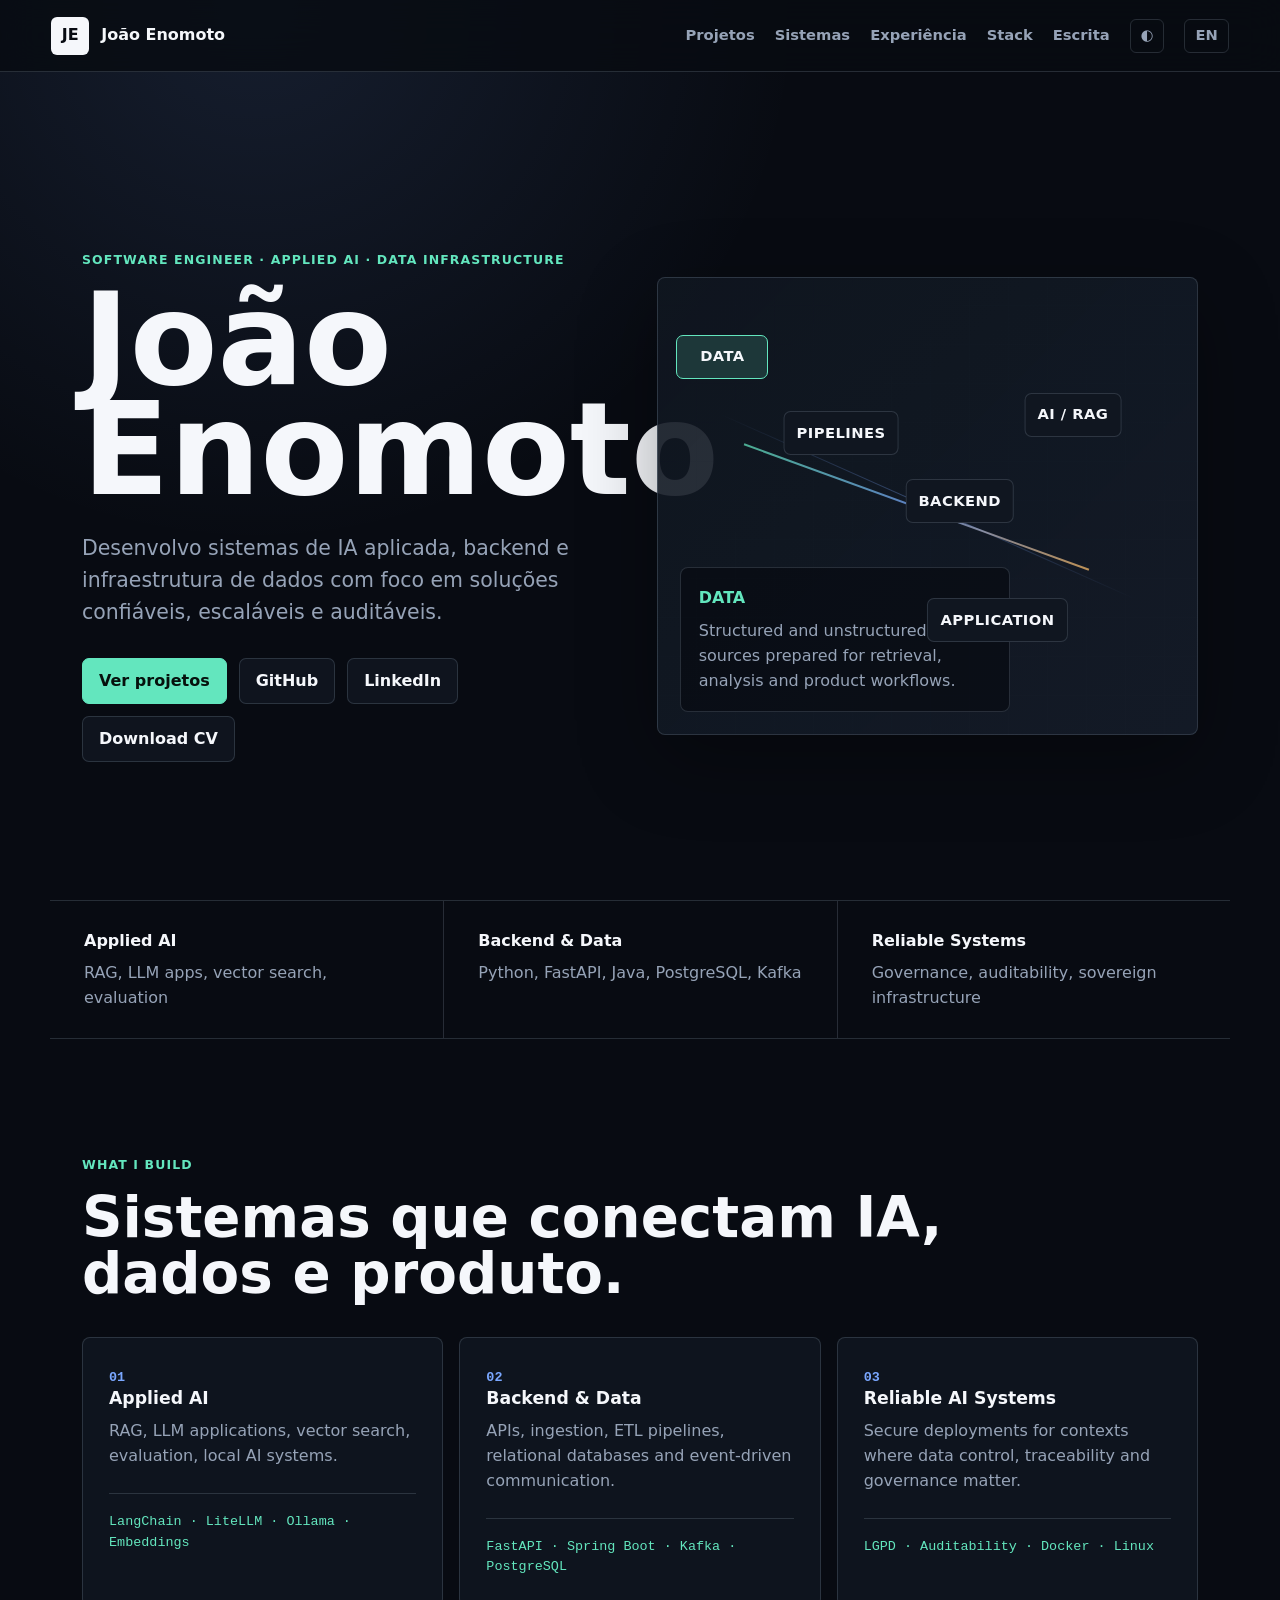
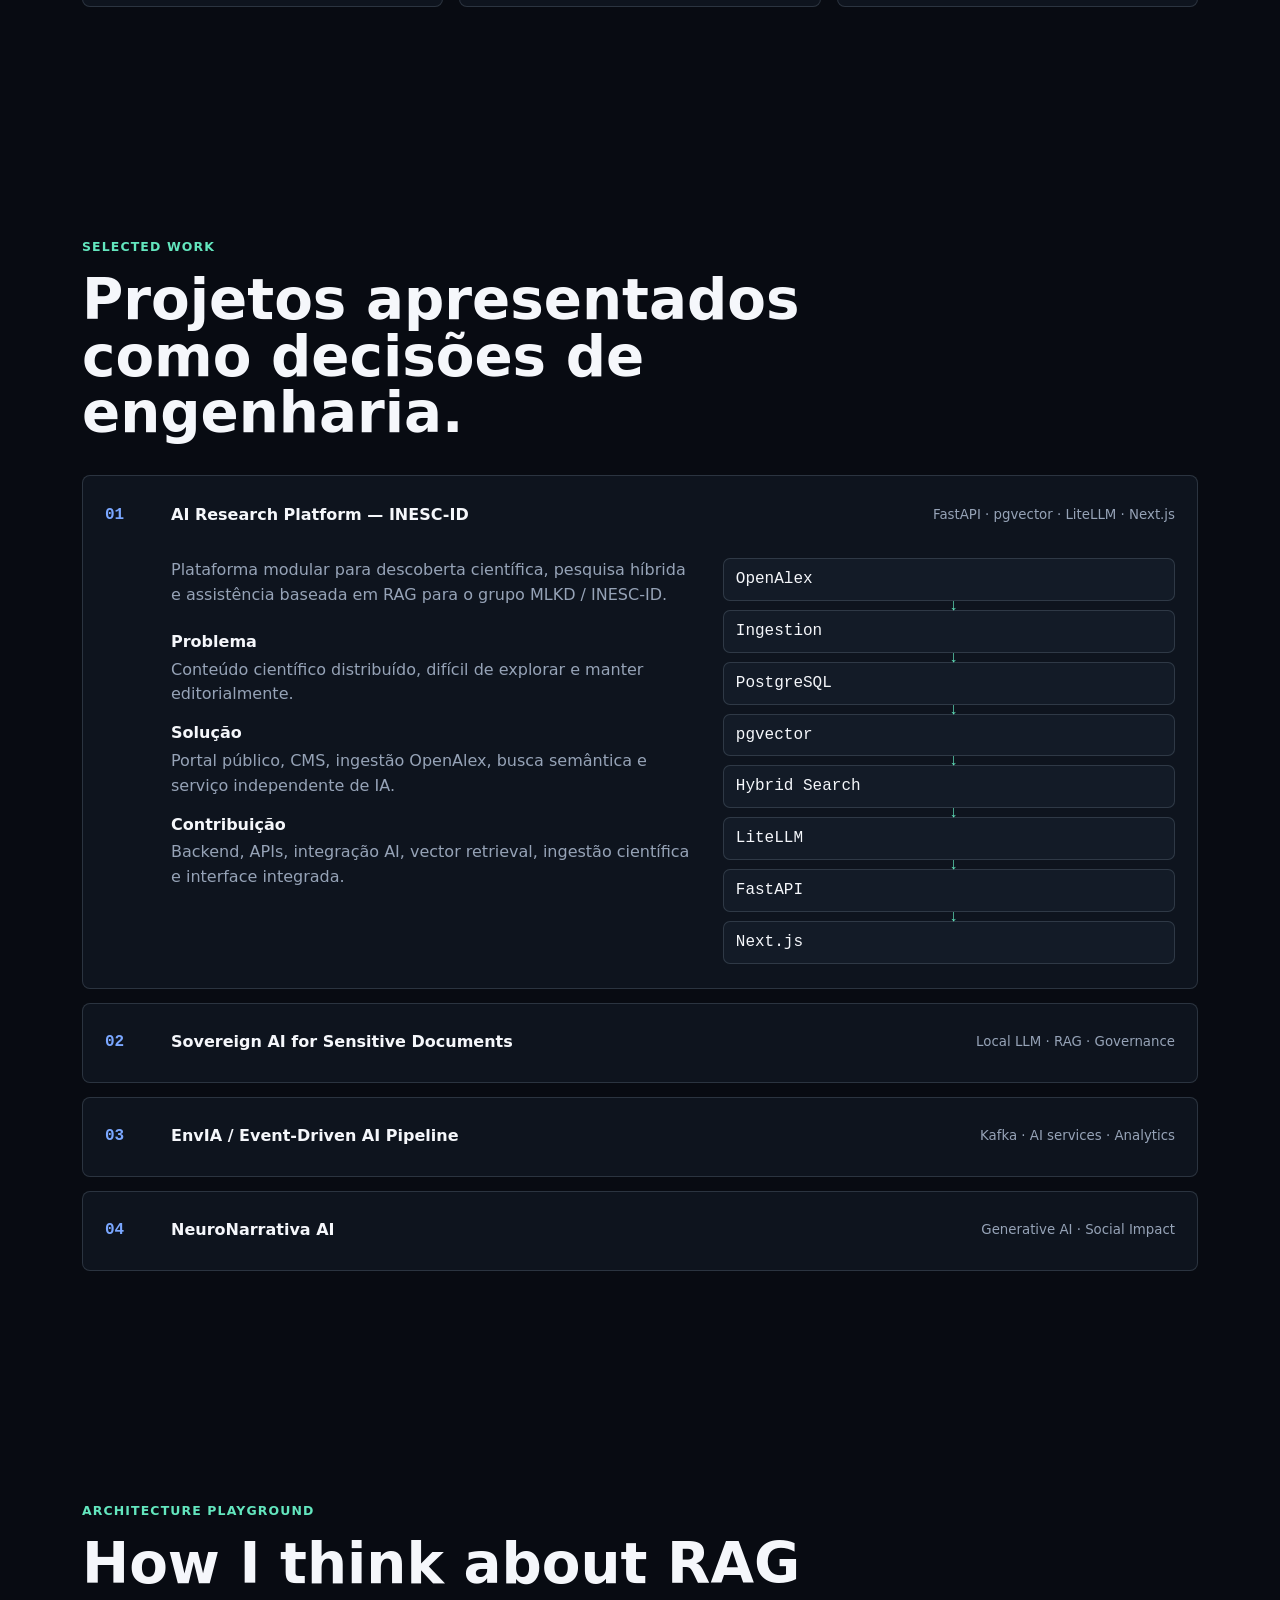
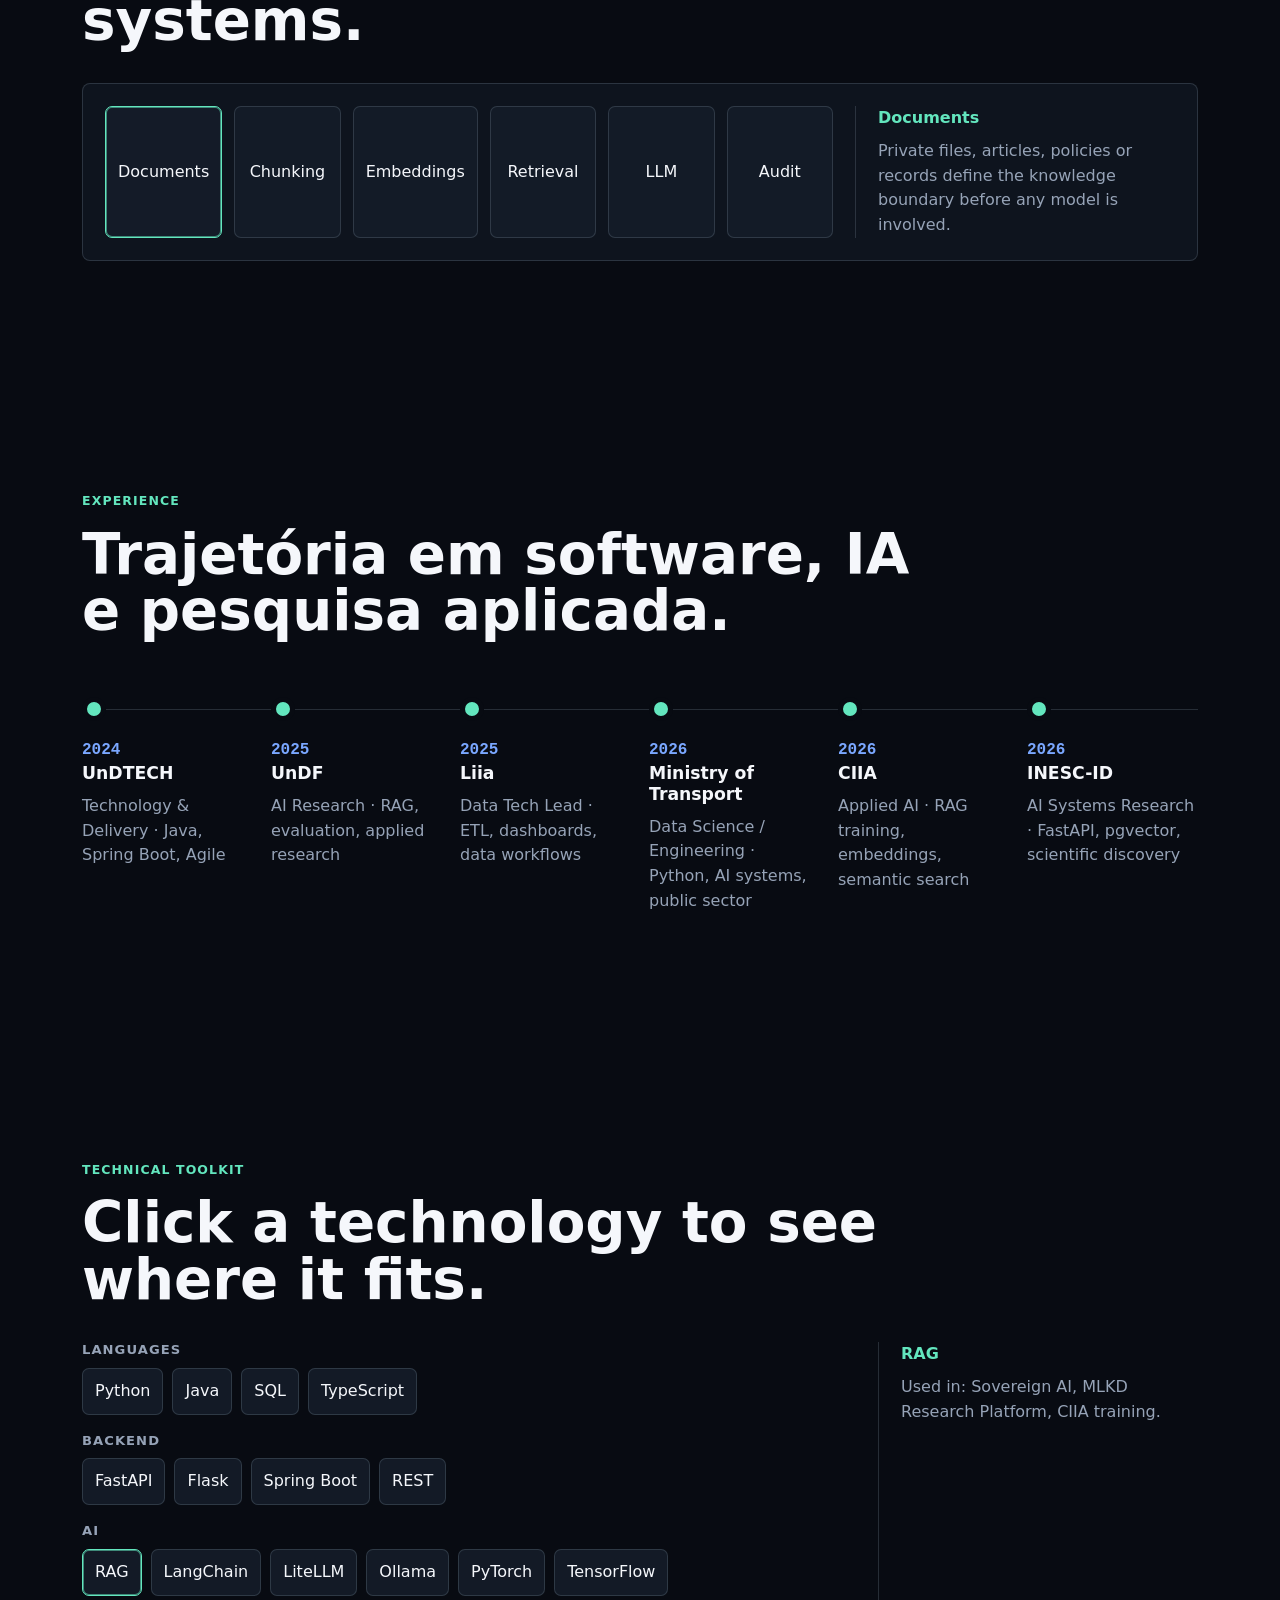
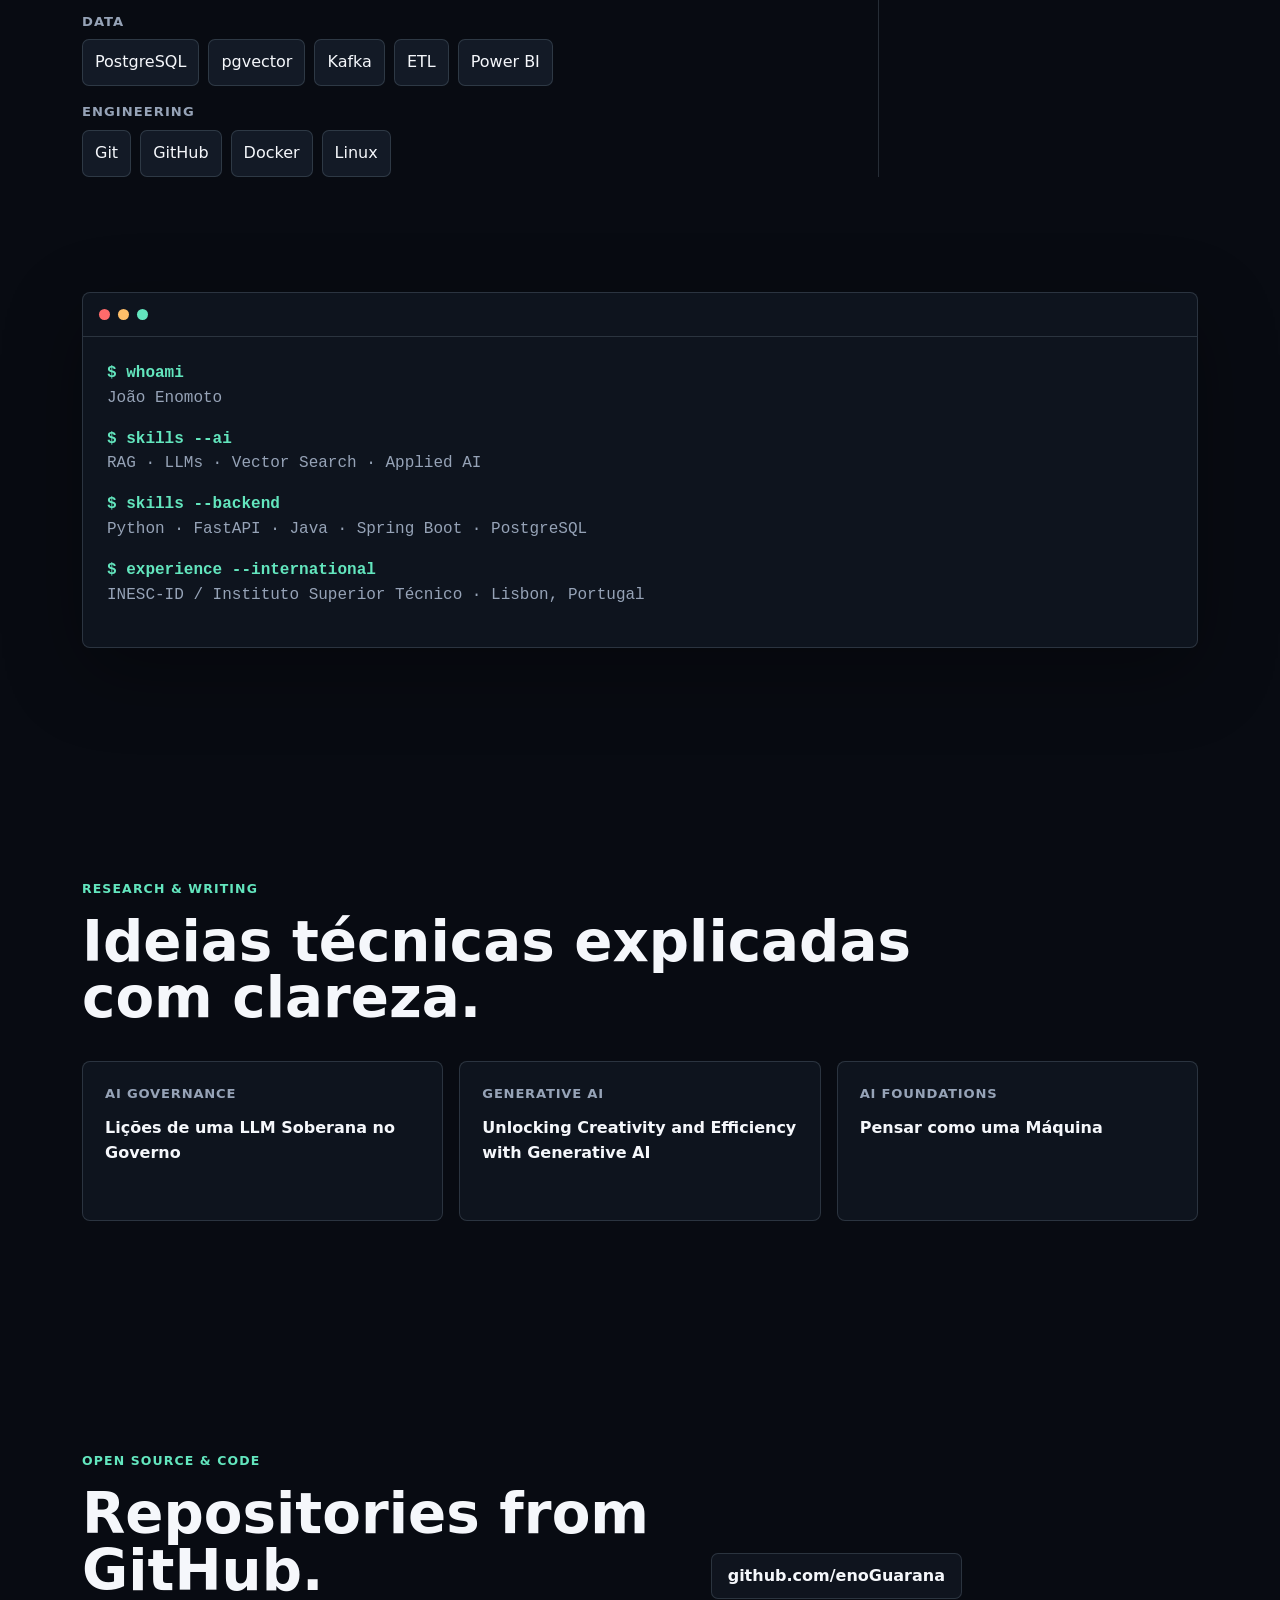
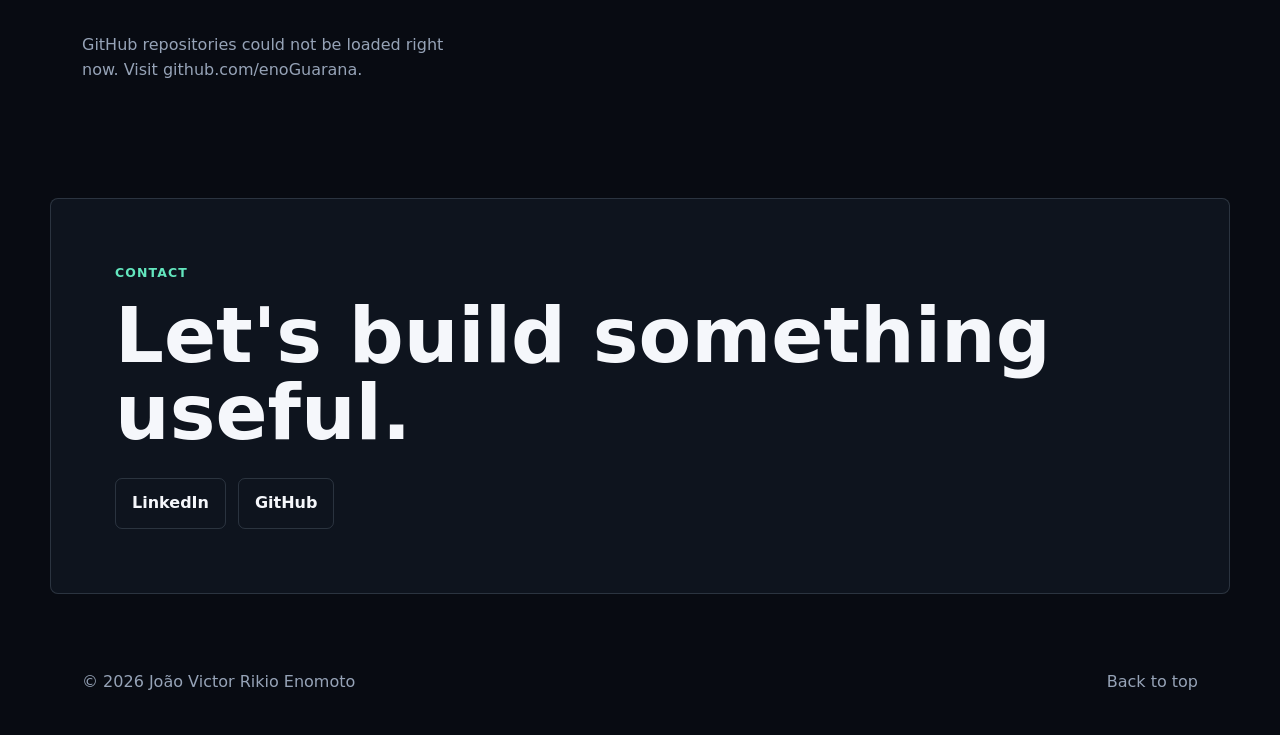
<file: index.html>
<!doctype html>
<html lang="pt-BR" data-theme="dark">
  <head>
    <meta charset="utf-8" />
    <meta name="viewport" content="width=device-width, initial-scale=1" />
    <meta name="description" content="João Enomoto - Software Engineer focused on Applied AI, backend systems, data infrastructure and reliable AI products." />
    <meta name="theme-color" content="#080b12" />
    <meta property="og:title" content="João Enomoto | Applied AI & Data Infrastructure" />
    <meta property="og:description" content="Portfolio of a software engineer building real AI, backend and data systems." />
    <meta property="og:type" content="website" />
    <title>João Enomoto | Applied AI & Data Infrastructure</title>
    <link rel="icon" href="assets/favicon.svg" type="image/svg+xml" />
    <link rel="stylesheet" href="styles.css" />
  </head>
  <body>
    <header class="site-header">
      <a class="brand" href="#top" aria-label="Home"><span class="brand-mark">JE</span><span>João Enomoto</span></a>
      <button class="nav-toggle" type="button" aria-label="Open menu" aria-expanded="false" data-nav-toggle><span></span><span></span></button>
      <nav class="site-nav" data-nav>
        <a href="#work" data-i18n="navWork">Projetos</a>
        <a href="#systems" data-i18n="navSystems">Sistemas</a>
        <a href="#experience" data-i18n="navExperience">Experiência</a>
        <a href="#stack" data-i18n="navStack">Stack</a>
        <a href="#writing" data-i18n="navWriting">Escrita</a>
        <button class="icon-button" type="button" aria-label="Toggle theme" data-theme-toggle>◐</button>
        <button class="lang-toggle" type="button" data-lang-toggle>EN</button>
      </nav>
    </header>

    <main id="top">
      <section class="hero">
        <div class="hero-copy">
          <p class="eyebrow" data-i18n="heroKicker">Software Engineer · Applied AI · Data Infrastructure</p>
          <h1>João Enomoto</h1>
          <p class="lead" data-i18n="heroLead">Desenvolvo sistemas de IA aplicada, backend e infraestrutura de dados com foco em soluções confiáveis, escaláveis e auditáveis.</p>
          <div class="hero-actions" aria-label="Primary links">
            <a class="button primary" href="#work" data-i18n="heroProjects">Ver projetos</a>
            <a class="button" href="https://github.com/enoGuarana" target="_blank" rel="noreferrer">GitHub</a>
            <a class="button" href="https://www.linkedin.com/in/joaoenomoto/" target="_blank" rel="noreferrer">LinkedIn</a>
            <a class="button" href="cv.html" data-i18n="heroCv">Download CV</a>
          </div>
        </div>

        <div class="system-hero" data-system-hero aria-label="Interactive software architecture diagram">
          <div class="flow-line"></div>
          <button class="system-node active" type="button" style="--x: 12%; --y: 18%" data-node="DATA">DATA</button>
          <button class="system-node" type="button" style="--x: 34%; --y: 34%" data-node="PIPELINES">PIPELINES</button>
          <button class="system-node" type="button" style="--x: 56%; --y: 49%" data-node="BACKEND">BACKEND</button>
          <button class="system-node" type="button" style="--x: 77%; --y: 30%" data-node="AI / RAG">AI / RAG</button>
          <button class="system-node" type="button" style="--x: 63%; --y: 75%" data-node="APPLICATION">APPLICATION</button>
          <div class="node-readout">
            <span data-node-title>DATA</span>
            <p data-node-copy>Structured and unstructured sources prepared for retrieval, analysis and product workflows.</p>
          </div>
        </div>
      </section>

      <section class="proof-strip" aria-label="Professional focus">
        <div><strong>Applied AI</strong><span>RAG, LLM apps, vector search, evaluation</span></div>
        <div><strong>Backend & Data</strong><span>Python, FastAPI, Java, PostgreSQL, Kafka</span></div>
        <div><strong>Reliable Systems</strong><span>Governance, auditability, sovereign infrastructure</span></div>
      </section>

      <section class="section build" id="systems">
        <div class="section-heading">
          <p class="eyebrow" data-i18n="buildKicker">What I Build</p>
          <h2 data-i18n="buildTitle">Sistemas que conectam IA, dados e produto.</h2>
        </div>
        <div class="build-grid">
          <article><span>01</span><h3>Applied AI</h3><p>RAG, LLM applications, vector search, evaluation, local AI systems.</p><div class="mini-tags">LangChain · LiteLLM · Ollama · Embeddings</div></article>
          <article><span>02</span><h3>Backend & Data</h3><p>APIs, ingestion, ETL pipelines, relational databases and event-driven communication.</p><div class="mini-tags">FastAPI · Spring Boot · Kafka · PostgreSQL</div></article>
          <article><span>03</span><h3>Reliable AI Systems</h3><p>Secure deployments for contexts where data control, traceability and governance matter.</p><div class="mini-tags">LGPD · Auditability · Docker · Linux</div></article>
        </div>
      </section>

      <section class="section" id="work">
        <div class="section-heading row"><div><p class="eyebrow" data-i18n="workKicker">Selected Work</p><h2 data-i18n="workTitle">Projetos apresentados como decisões de engenharia.</h2></div></div>
        <div class="case-list">
          <article class="case-card is-open">
            <button class="case-summary" type="button" data-case-toggle><span>01</span><strong>AI Research Platform — INESC-ID</strong><small>FastAPI · pgvector · LiteLLM · Next.js</small></button>
            <div class="case-body">
              <div class="case-copy">
                <p>Plataforma modular para descoberta científica, pesquisa híbrida e assistência baseada em RAG para o grupo MLKD / INESC-ID.</p>
                <dl><div><dt>Problema</dt><dd>Conteúdo científico distribuído, difícil de explorar e manter editorialmente.</dd></div><div><dt>Solução</dt><dd>Portal público, CMS, ingestão OpenAlex, busca semântica e serviço independente de IA.</dd></div><div><dt>Contribuição</dt><dd>Backend, APIs, integração AI, vector retrieval, ingestão científica e interface integrada.</dd></div></dl>
              </div>
              <div class="architecture"><span>OpenAlex</span><span>Ingestion</span><span>PostgreSQL</span><span>pgvector</span><span>Hybrid Search</span><span>LiteLLM</span><span>FastAPI</span><span>Next.js</span></div>
            </div>
          </article>
          <article class="case-card">
            <button class="case-summary" type="button" data-case-toggle><span>02</span><strong>Sovereign AI for Sensitive Documents</strong><small>Local LLM · RAG · Governance</small></button>
            <div class="case-body">
              <div class="case-copy">
                <p>Sistema de IA para documentos sensíveis com dependência reduzida de APIs externas e maior controle de dados.</p>
                <dl><div><dt>Problema</dt><dd>Aplicar LLMs em ambientes institucionais sem expor dados internos.</dd></div><div><dt>Solução</dt><dd>Embeddings locais, banco vetorial, recuperação auditável e inferência controlada.</dd></div><div><dt>Diferencial</dt><dd>No external API dependency, governança e rastreabilidade como requisitos de arquitetura.</dd></div></dl>
              </div>
              <div class="comparison"><div><b>Cloud AI</b><span>External inference</span><span>External processing</span><span>Lower control</span></div><div><b>Sovereign AI</b><span>Local inference</span><span>Controlled environment</span><span>Higher auditability</span></div></div>
            </div>
          </article>
          <article class="case-card">
            <button class="case-summary" type="button" data-case-toggle><span>03</span><strong>EnvIA / Event-Driven AI Pipeline</strong><small>Kafka · AI services · Analytics</small></button>
            <div class="case-body">
              <div class="case-copy">
                <p>Arquitetura orientada a eventos para comunicação escalável entre sistemas institucionais, analytics e serviços de IA.</p>
                <dl><div><dt>Problema</dt><dd>Fluxos síncronos acoplados reduzem escala, observabilidade e evolução independente.</dd></div><div><dt>Solução</dt><dd>Eventos publicados em tópicos Kafka e consumidos por módulos de IA, API e análise.</dd></div><div><dt>Impacto</dt><dd>Serviços desacoplados, processamento assíncrono e melhor base para automação.</dd></div></dl>
              </div>
              <div class="event-flow" aria-hidden="true"><span>Producer</span><i></i><span>Kafka Topic</span><i></i><span>AI</span><span>Analytics</span><span>API</span></div>
            </div>
          </article>
          <article class="case-card">
            <button class="case-summary" type="button" data-case-toggle><span>04</span><strong>NeuroNarrativa AI</strong><small>Generative AI · Social Impact</small></button>
            <div class="case-body">
              <div class="case-copy">
                <p>Solução de IA generativa para transformar desenhos infantis em animações 3D-style, aproximando engenharia e impacto social.</p>
                <dl><div><dt>Usuário</dt><dd>Crianças, educadores e iniciativas de inclusão digital.</dd></div><div><dt>Solução</dt><dd>Pipeline criativo com IA generativa, suporte técnico e ferramentas internas.</dd></div><div><dt>Impacto</dt><dd>Uso de software para criatividade, aprendizado e acesso a tecnologia.</dd></div></dl>
              </div>
              <div class="impact-panel"><strong>AI for Social Impact</strong><p>Engineering knowledge applied to human-centered digital experiences.</p></div>
            </div>
          </article>
        </div>
      </section>

      <section class="section playground">
        <div class="section-heading"><p class="eyebrow">Architecture Playground</p><h2>How I think about RAG systems.</h2></div>
        <div class="playground-shell">
          <div class="rag-builder" data-rag-builder>
            <button class="rag-step active" type="button" data-rag="documents">Documents</button>
            <button class="rag-step" type="button" data-rag="chunking">Chunking</button>
            <button class="rag-step" type="button" data-rag="embeddings">Embeddings</button>
            <button class="rag-step" type="button" data-rag="retrieval">Retrieval</button>
            <button class="rag-step" type="button" data-rag="llm">LLM</button>
            <button class="rag-step" type="button" data-rag="audit">Audit</button>
          </div>
          <aside class="rag-readout"><span data-rag-title>Documents</span><p data-rag-copy>Private files, articles, policies or records define the knowledge boundary before any model is involved.</p></aside>
        </div>
      </section>

      <section class="section experience" id="experience">
        <div class="section-heading"><p class="eyebrow" data-i18n="expKicker">Experience</p><h2 data-i18n="expTitle">Trajetória em software, IA e pesquisa aplicada.</h2></div>
        <div class="timeline">
          <article><time>2024</time><h3>UnDTECH</h3><p>Technology & Delivery · Java, Spring Boot, Agile</p></article>
          <article><time>2025</time><h3>UnDF</h3><p>AI Research · RAG, evaluation, applied research</p></article>
          <article><time>2025</time><h3>Liia</h3><p>Data Tech Lead · ETL, dashboards, data workflows</p></article>
          <article><time>2026</time><h3>Ministry of Transport</h3><p>Data Science / Engineering · Python, AI systems, public sector</p></article>
          <article><time>2026</time><h3>CIIA</h3><p>Applied AI · RAG training, embeddings, semantic search</p></article>
          <article><time>2026</time><h3>INESC-ID</h3><p>AI Systems Research · FastAPI, pgvector, scientific discovery</p></article>
        </div>
      </section>

      <section class="section stack" id="stack">
        <div class="section-heading"><p class="eyebrow">Technical Toolkit</p><h2>Click a technology to see where it fits.</h2></div>
        <div class="toolkit"><div class="tech-groups" data-tech-list></div><aside class="tech-readout"><span data-tech-title>RAG</span><p data-tech-copy>Used in: Sovereign AI, MLKD Research Platform, CIIA training.</p></aside></div>
      </section>

      <section class="section terminal-section">
        <div class="terminal">
          <div class="terminal-bar"><span></span><span></span><span></span></div>
          <div class="terminal-body" aria-live="polite">
            <p><b>$ whoami</b><br />João Enomoto</p>
            <p><b>$ skills --ai</b><br />RAG · LLMs · Vector Search · Applied AI</p>
            <p><b>$ skills --backend</b><br />Python · FastAPI · Java · Spring Boot · PostgreSQL</p>
            <p><b>$ experience --international</b><br />INESC-ID / Instituto Superior Técnico · Lisbon, Portugal</p>
          </div>
        </div>
      </section>

      <section class="section writing" id="writing">
        <div class="section-heading"><p class="eyebrow">Research & Writing</p><h2>Ideias técnicas explicadas com clareza.</h2></div>
        <div class="writing-grid">
          <a href="https://pt.linkedin.com/pulse/li%C3%A7%C3%B5es-de-uma-llm-soberana-governo-jo%C3%A3o-victor-rikio-enomoto-suqkf" target="_blank" rel="noreferrer"><span>AI Governance</span><strong>Lições de uma LLM Soberana no Governo</strong></a>
          <a href="https://www.linkedin.com/pulse/unlocking-creativity-efficiency-generative-ai-deep-dive-enomoto-fb2rf" target="_blank" rel="noreferrer"><span>Generative AI</span><strong>Unlocking Creativity and Efficiency with Generative AI</strong></a>
          <a href="https://br.linkedin.com/in/joaoenomoto/pt" target="_blank" rel="noreferrer"><span>AI Foundations</span><strong>Pensar como uma Máquina</strong></a>
        </div>
      </section>

      <section class="section github" id="github">
        <div class="section-heading row"><div><p class="eyebrow">Open Source & Code</p><h2>Repositories from GitHub.</h2></div><a class="button" href="https://github.com/enoGuarana" target="_blank" rel="noreferrer">github.com/enoGuarana</a></div>
        <div class="repo-grid" data-repos><p class="muted">Loading public repositories...</p></div>
      </section>

      <section class="contact" id="contact">
        <p class="eyebrow">Contact</p>
        <h2>Let's build something useful.</h2>
        <div class="contact-links">
          <a href="https://www.linkedin.com/in/joaoenomoto/" target="_blank" rel="noreferrer">LinkedIn</a>
          <a href="https://github.com/enoGuarana" target="_blank" rel="noreferrer">GitHub</a>
        </div>
      </section>
    </main>

    <footer class="site-footer"><span>© <span data-year></span> João Victor Rikio Enomoto</span><a href="#top">Back to top</a></footer>
    <script src="script.js"></script>
  </body>
</html>
</file>
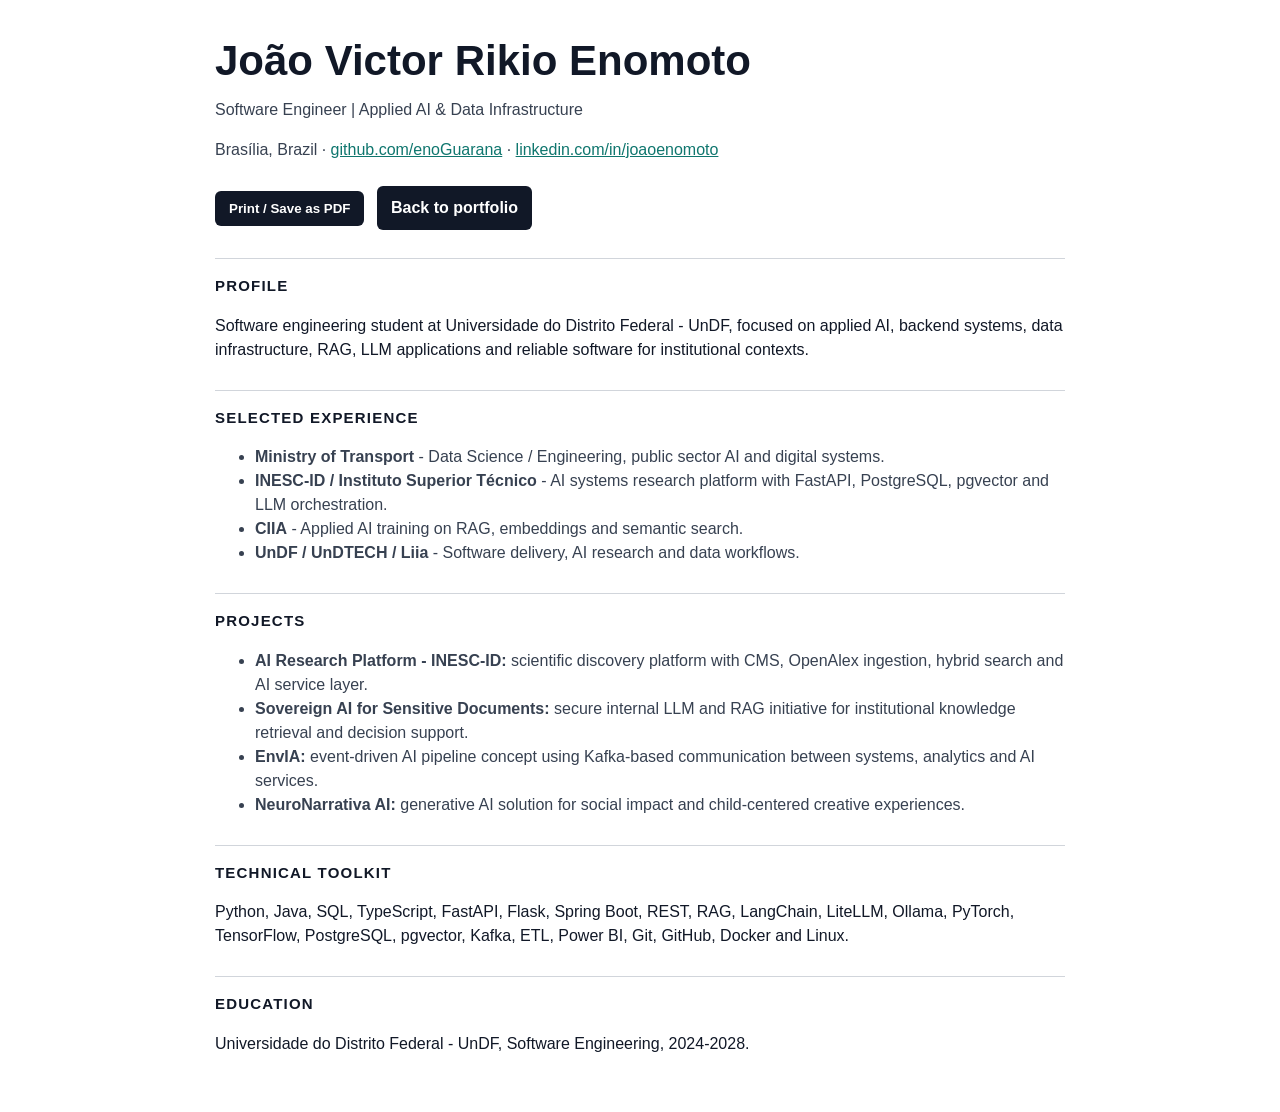
<file: cv.html>
<!doctype html>
<html lang="en">
  <head>
    <meta charset="utf-8" />
    <meta name="viewport" content="width=device-width, initial-scale=1" />
    <title>CV - João Enomoto</title>
    <style>
      body {
        color: #111827;
        font-family: Arial, sans-serif;
        line-height: 1.5;
        margin: 0;
        padding: 40px;
      }
      main {
        margin: 0 auto;
        max-width: 850px;
      }
      h1 {
        font-size: 42px;
        line-height: 1;
        margin: 0 0 8px;
      }
      h2 {
        border-top: 1px solid #d1d5db;
        font-size: 15px;
        letter-spacing: .08em;
        margin-top: 28px;
        padding-top: 16px;
        text-transform: uppercase;
      }
      a {
        color: #0f766e;
      }
      .meta, li {
        color: #374151;
      }
      .actions {
        margin: 24px 0;
      }
      button, .home {
        background: #111827;
        border: 0;
        border-radius: 6px;
        color: #fff;
        cursor: pointer;
        display: inline-block;
        font-weight: 700;
        margin-right: 8px;
        padding: 10px 14px;
        text-decoration: none;
      }
      @media print {
        body { padding: 0; }
        .actions { display: none; }
      }
    </style>
  </head>
  <body>
    <main>
      <h1>João Victor Rikio Enomoto</h1>
      <p class="meta">Software Engineer | Applied AI & Data Infrastructure</p>
      <p class="meta">Brasília, Brazil · <a href="https://github.com/enoGuarana">github.com/enoGuarana</a> · <a href="https://www.linkedin.com/in/joaoenomoto/">linkedin.com/in/joaoenomoto</a></p>
      <div class="actions">
        <button type="button" onclick="window.print()">Print / Save as PDF</button>
        <a class="home" href="index.html">Back to portfolio</a>
      </div>

      <h2>Profile</h2>
      <p>Software engineering student at Universidade do Distrito Federal - UnDF, focused on applied AI, backend systems, data infrastructure, RAG, LLM applications and reliable software for institutional contexts.</p>

      <h2>Selected Experience</h2>
      <ul>
        <li><strong>Ministry of Transport</strong> - Data Science / Engineering, public sector AI and digital systems.</li>
        <li><strong>INESC-ID / Instituto Superior Técnico</strong> - AI systems research platform with FastAPI, PostgreSQL, pgvector and LLM orchestration.</li>
        <li><strong>CIIA</strong> - Applied AI training on RAG, embeddings and semantic search.</li>
        <li><strong>UnDF / UnDTECH / Liia</strong> - Software delivery, AI research and data workflows.</li>
      </ul>

      <h2>Projects</h2>
      <ul>
        <li><strong>AI Research Platform - INESC-ID:</strong> scientific discovery platform with CMS, OpenAlex ingestion, hybrid search and AI service layer.</li>
        <li><strong>Sovereign AI for Sensitive Documents:</strong> secure internal LLM and RAG initiative for institutional knowledge retrieval and decision support.</li>
        <li><strong>EnvIA:</strong> event-driven AI pipeline concept using Kafka-based communication between systems, analytics and AI services.</li>
        <li><strong>NeuroNarrativa AI:</strong> generative AI solution for social impact and child-centered creative experiences.</li>
      </ul>

      <h2>Technical Toolkit</h2>
      <p>Python, Java, SQL, TypeScript, FastAPI, Flask, Spring Boot, REST, RAG, LangChain, LiteLLM, Ollama, PyTorch, TensorFlow, PostgreSQL, pgvector, Kafka, ETL, Power BI, Git, GitHub, Docker and Linux.</p>

      <h2>Education</h2>
      <p>Universidade do Distrito Federal - UnDF, Software Engineering, 2024-2028.</p>
    </main>
  </body>
</html>
</file>
<file: styles.css>
:root {
  color-scheme: dark;
  --bg: #080b12;
  --panel: #101620;
  --panel-2: #151d2a;
  --ink: #f5f7fb;
  --muted: #96a3b7;
  --line: rgba(148, 163, 184, 0.22);
  --accent: #63e6be;
  --accent-2: #7aa7ff;
  --warn: #ffbf69;
  --danger: #ff6b6b;
  --shadow: 0 24px 80px rgba(0, 0, 0, 0.32);
  --max: 1180px;
}

[data-theme="light"] {
  color-scheme: light;
  --bg: #f7f8fb;
  --panel: #ffffff;
  --panel-2: #eef2f7;
  --ink: #101522;
  --muted: #5d6677;
  --line: rgba(24, 34, 52, 0.14);
  --accent: #087f5b;
  --accent-2: #285fb8;
  --warn: #b7791f;
  --danger: #b4232a;
  --shadow: 0 24px 70px rgba(18, 28, 45, 0.12);
}

* {
  box-sizing: border-box;
}

html {
  scroll-behavior: smooth;
}

body {
  margin: 0;
  background:
    radial-gradient(circle at 20% 0%, rgba(122, 167, 255, 0.12), transparent 34rem),
    linear-gradient(180deg, var(--bg), var(--bg));
  color: var(--ink);
  font-family: Inter, ui-sans-serif, system-ui, -apple-system, BlinkMacSystemFont, "Segoe UI", sans-serif;
  line-height: 1.55;
}

a {
  color: inherit;
  text-decoration: none;
}

button {
  font: inherit;
}

.site-header {
  align-items: center;
  backdrop-filter: blur(18px);
  background: color-mix(in srgb, var(--bg) 82%, transparent);
  border-bottom: 1px solid var(--line);
  display: flex;
  height: 72px;
  justify-content: space-between;
  padding: 0 clamp(18px, 4vw, 54px);
  position: sticky;
  top: 0;
  z-index: 30;
}

.brand,
.site-nav {
  align-items: center;
  display: flex;
}

.brand {
  gap: 12px;
  font-weight: 760;
}

.brand-mark {
  align-items: center;
  background: var(--ink);
  border-radius: 6px;
  color: var(--bg);
  display: inline-flex;
  height: 38px;
  justify-content: center;
  width: 38px;
}

.site-nav {
  color: var(--muted);
  gap: 20px;
  font-size: 0.92rem;
  font-weight: 680;
}

.site-nav a:hover,
.site-nav button:hover {
  color: var(--ink);
}

.icon-button,
.lang-toggle,
.nav-toggle {
  background: transparent;
  border: 1px solid var(--line);
  color: var(--muted);
  cursor: pointer;
}

.icon-button,
.lang-toggle {
  border-radius: 6px;
  min-height: 34px;
  padding: 0 10px;
}

.nav-toggle {
  border: 0;
  display: none;
  height: 42px;
  padding: 9px;
  width: 42px;
}

.nav-toggle span {
  background: var(--ink);
  display: block;
  height: 2px;
  margin: 7px 0;
  width: 24px;
}

.hero {
  align-items: center;
  display: grid;
  gap: clamp(34px, 6vw, 78px);
  grid-template-columns: minmax(0, 0.92fr) minmax(420px, 1fr);
  margin: 0 auto;
  max-width: var(--max);
  min-height: calc(100vh - 72px);
  padding: clamp(54px, 8vw, 98px) clamp(18px, 4vw, 32px) 58px;
}

.eyebrow {
  color: var(--accent);
  font-size: 0.78rem;
  font-weight: 820;
  letter-spacing: 0.09em;
  margin: 0 0 16px;
  text-transform: uppercase;
}

h1,
h2,
h3,
p {
  margin-top: 0;
}

h1 {
  font-size: clamp(3.7rem, 10vw, 8.3rem);
  letter-spacing: 0;
  line-height: 0.86;
  margin-bottom: 28px;
}

h2 {
  font-size: clamp(2rem, 4.4vw, 4rem);
  letter-spacing: 0;
  line-height: 1;
  margin-bottom: 0;
}

h3 {
  font-size: 1.08rem;
  line-height: 1.2;
  margin-bottom: 10px;
}

.lead {
  color: var(--muted);
  font-size: clamp(1.08rem, 2vw, 1.28rem);
  max-width: 670px;
}

.hero-actions {
  display: flex;
  flex-wrap: wrap;
  gap: 12px;
  margin-top: 30px;
}

.button {
  align-items: center;
  background: color-mix(in srgb, var(--panel) 88%, transparent);
  border: 1px solid var(--line);
  border-radius: 7px;
  color: var(--ink);
  display: inline-flex;
  font-weight: 780;
  justify-content: center;
  min-height: 46px;
  padding: 0 16px;
}

.button:hover {
  border-color: color-mix(in srgb, var(--accent) 60%, var(--line));
}

.button.primary {
  background: var(--accent);
  border-color: var(--accent);
  color: #06110d;
}

.system-hero {
  aspect-ratio: 1.18;
  background:
    linear-gradient(135deg, color-mix(in srgb, var(--panel) 92%, transparent), color-mix(in srgb, var(--panel-2) 86%, transparent)),
    repeating-linear-gradient(90deg, transparent, transparent 38px, rgba(148, 163, 184, 0.06) 39px),
    repeating-linear-gradient(0deg, transparent, transparent 38px, rgba(148, 163, 184, 0.06) 39px);
  border: 1px solid var(--line);
  border-radius: 8px;
  box-shadow: var(--shadow);
  overflow: hidden;
  position: relative;
}

.system-hero::before {
  background: linear-gradient(90deg, transparent, color-mix(in srgb, var(--accent-2) 40%, transparent), transparent);
  content: "";
  height: 1px;
  left: 8%;
  opacity: 0.9;
  position: absolute;
  right: 8%;
  top: 50%;
  transform: rotate(24deg);
}

.flow-line {
  background: linear-gradient(90deg, var(--accent), var(--accent-2), var(--warn));
  height: 2px;
  left: 14%;
  opacity: 0.72;
  position: absolute;
  right: 18%;
  top: 50%;
  transform: rotate(20deg);
}

.system-node {
  background: var(--panel);
  border: 1px solid var(--line);
  border-radius: 7px;
  color: var(--ink);
  cursor: pointer;
  font-size: clamp(0.74rem, 1.5vw, 0.92rem);
  font-weight: 820;
  left: var(--x);
  letter-spacing: 0.03em;
  min-height: 44px;
  min-width: 92px;
  padding: 0 12px;
  position: absolute;
  top: var(--y);
  transform: translate(-50%, -50%);
  transition: transform 160ms ease, border-color 160ms ease, background 160ms ease;
  z-index: 2;
}

.system-node:hover,
.system-node.active {
  background: color-mix(in srgb, var(--accent) 16%, var(--panel));
  border-color: var(--accent);
  transform: translate(-50%, -50%) translateY(-3px);
}

.node-readout {
  background: color-mix(in srgb, var(--bg) 70%, transparent);
  border: 1px solid var(--line);
  border-radius: 8px;
  bottom: 22px;
  left: 22px;
  max-width: 330px;
  padding: 18px;
  position: absolute;
}

.node-readout span,
.rag-readout span,
.tech-readout span {
  color: var(--accent);
  display: block;
  font-weight: 850;
  margin-bottom: 8px;
}

.node-readout p,
.rag-readout p,
.tech-readout p,
.muted {
  color: var(--muted);
  margin-bottom: 0;
}

.proof-strip {
  border-bottom: 1px solid var(--line);
  border-top: 1px solid var(--line);
  display: grid;
  grid-template-columns: repeat(3, 1fr);
  margin: 0 auto;
  max-width: var(--max);
}

.proof-strip div {
  min-height: 120px;
  padding: 28px clamp(18px, 3vw, 34px);
}

.proof-strip div + div {
  border-left: 1px solid var(--line);
}

.proof-strip strong,
.proof-strip span {
  display: block;
}

.proof-strip span {
  color: var(--muted);
  margin-top: 7px;
}

.section {
  margin: 0 auto;
  max-width: var(--max);
  padding: clamp(72px, 9vw, 118px) clamp(18px, 4vw, 32px);
}

.section-heading {
  margin-bottom: 34px;
  max-width: 880px;
}

.section-heading.row {
  align-items: end;
  display: flex;
  gap: 20px;
  justify-content: space-between;
}

.build-grid {
  display: grid;
  gap: 16px;
  grid-template-columns: repeat(3, 1fr);
}

.build-grid article,
.case-card,
.playground-shell,
.terminal,
.writing-grid a,
.repo-card,
.contact {
  background: color-mix(in srgb, var(--panel) 92%, transparent);
  border: 1px solid var(--line);
  border-radius: 8px;
}

.build-grid article {
  min-height: 270px;
  padding: 26px;
  transition: transform 160ms ease, border-color 160ms ease;
}

.build-grid article:hover {
  border-color: color-mix(in srgb, var(--accent) 55%, var(--line));
  transform: translateY(-4px);
}

.build-grid article > span {
  color: var(--accent-2);
  font-family: ui-monospace, SFMono-Regular, Consolas, monospace;
  font-size: 0.84rem;
  font-weight: 850;
}

.build-grid p,
.case-copy p,
.case-copy dd,
.timeline p,
.writing-grid span,
.repo-card p {
  color: var(--muted);
}

.mini-tags {
  border-top: 1px solid var(--line);
  color: var(--accent);
  font-family: ui-monospace, SFMono-Regular, Consolas, monospace;
  font-size: 0.84rem;
  margin-top: 24px;
  padding-top: 18px;
}

.case-list {
  display: grid;
  gap: 14px;
}

.case-summary {
  align-items: center;
  background: transparent;
  border: 0;
  color: var(--ink);
  cursor: pointer;
  display: grid;
  gap: 18px;
  grid-template-columns: 48px minmax(0, 1fr) auto;
  min-height: 78px;
  padding: 0 22px;
  text-align: left;
  width: 100%;
}

.case-summary span {
  color: var(--accent-2);
  font-family: ui-monospace, SFMono-Regular, Consolas, monospace;
  font-weight: 850;
}

.case-summary small {
  color: var(--muted);
}

.case-body {
  display: none;
  gap: 26px;
  grid-template-columns: minmax(0, 1fr) minmax(300px, 0.86fr);
  padding: 4px 22px 24px 88px;
}

.case-card.is-open .case-body {
  display: grid;
}

.case-copy dl {
  display: grid;
  gap: 14px;
  margin: 22px 0 0;
}

.case-copy dt {
  color: var(--ink);
  font-weight: 820;
}

.case-copy dd {
  margin: 3px 0 0;
}

.architecture {
  display: grid;
  gap: 9px;
}

.architecture span,
.event-flow span,
.comparison div,
.impact-panel,
.rag-step,
.tech-chip {
  background: color-mix(in srgb, var(--panel-2) 88%, transparent);
  border: 1px solid var(--line);
  border-radius: 7px;
}

.architecture span {
  color: var(--ink);
  font-family: ui-monospace, SFMono-Regular, Consolas, monospace;
  min-height: 38px;
  padding: 8px 12px;
  position: relative;
}

.architecture span + span::before {
  color: var(--accent);
  content: "↓";
  left: 50%;
  position: absolute;
  top: -17px;
}

.comparison {
  display: grid;
  gap: 12px;
  grid-template-columns: repeat(2, 1fr);
}

.comparison div,
.impact-panel {
  display: grid;
  gap: 10px;
  padding: 18px;
}

.comparison span {
  color: var(--muted);
}

.event-flow {
  align-content: center;
  display: grid;
  gap: 10px;
  grid-template-columns: 1fr 42px 1fr;
}

.event-flow span {
  align-items: center;
  display: inline-flex;
  justify-content: center;
  min-height: 46px;
  padding: 8px;
}

.event-flow i {
  align-self: center;
  background: linear-gradient(90deg, var(--accent), transparent);
  display: block;
  height: 2px;
  overflow: hidden;
  position: relative;
}

.event-flow i::after {
  animation: eventMove 1.4s linear infinite;
  background: var(--accent);
  border-radius: 50%;
  content: "";
  height: 8px;
  position: absolute;
  top: -3px;
  width: 8px;
}

@keyframes eventMove {
  from { left: 0; }
  to { left: 100%; }
}

.playground-shell,
.toolkit {
  display: grid;
  gap: 22px;
  grid-template-columns: minmax(0, 1fr) 320px;
  padding: 22px;
}

.rag-builder {
  display: grid;
  gap: 12px;
  grid-template-columns: repeat(6, 1fr);
}

.rag-step,
.tech-chip {
  color: var(--ink);
  cursor: pointer;
  min-height: 54px;
  padding: 10px 12px;
}

.rag-step.active,
.tech-chip.active {
  border-color: var(--accent);
  box-shadow: inset 0 0 0 1px color-mix(in srgb, var(--accent) 55%, transparent);
}

.rag-readout,
.tech-readout {
  border-left: 1px solid var(--line);
  padding-left: 22px;
}

.timeline {
  display: grid;
  gap: 18px;
  grid-template-columns: repeat(6, 1fr);
  margin-top: 36px;
  position: relative;
}

.timeline::before {
  background: var(--line);
  content: "";
  height: 1px;
  left: 0;
  position: absolute;
  right: 0;
  top: 34px;
}

.timeline article {
  padding-top: 62px;
  position: relative;
}

.timeline article::before {
  background: var(--accent);
  border: 5px solid var(--bg);
  border-radius: 50%;
  content: "";
  height: 14px;
  left: 0;
  position: absolute;
  top: 22px;
  width: 14px;
  z-index: 2;
}

.timeline time {
  color: var(--accent-2);
  font-family: ui-monospace, SFMono-Regular, Consolas, monospace;
  font-weight: 850;
}

.toolkit {
  padding: 0;
}

.tech-groups {
  display: grid;
  gap: 18px;
}

.tech-group h3 {
  color: var(--muted);
  font-size: 0.82rem;
  letter-spacing: 0.08em;
  margin-bottom: 10px;
  text-transform: uppercase;
}

.tech-chips {
  display: flex;
  flex-wrap: wrap;
  gap: 9px;
}

.tech-chip {
  min-height: 38px;
}

.terminal-section {
  padding-top: 0;
}

.terminal {
  box-shadow: var(--shadow);
  overflow: hidden;
}

.terminal-bar {
  align-items: center;
  border-bottom: 1px solid var(--line);
  display: flex;
  gap: 8px;
  height: 44px;
  padding: 0 16px;
}

.terminal-bar span {
  border-radius: 50%;
  height: 11px;
  width: 11px;
}

.terminal-bar span:nth-child(1) { background: var(--danger); }
.terminal-bar span:nth-child(2) { background: var(--warn); }
.terminal-bar span:nth-child(3) { background: var(--accent); }

.terminal-body {
  color: var(--muted);
  font-family: ui-monospace, SFMono-Regular, Consolas, monospace;
  padding: 24px;
}

.terminal-body b {
  color: var(--accent);
  font-weight: 700;
}

.writing-grid,
.repo-grid {
  display: grid;
  gap: 16px;
  grid-template-columns: repeat(3, 1fr);
}

.writing-grid a,
.repo-card {
  min-height: 160px;
  padding: 22px;
}

.writing-grid a:hover,
.repo-card:hover {
  border-color: color-mix(in srgb, var(--accent) 55%, var(--line));
}

.writing-grid span,
.repo-meta {
  display: block;
  font-size: 0.82rem;
  font-weight: 820;
  letter-spacing: 0.06em;
  margin-bottom: 12px;
  text-transform: uppercase;
}

.repo-card h3 {
  word-break: break-word;
}

.repo-meta {
  color: var(--accent-2);
  margin-top: 18px;
}

.contact {
  margin: 0 auto clamp(24px, 4vw, 48px);
  max-width: var(--max);
  padding: clamp(34px, 6vw, 64px);
}

.contact h2 {
  font-size: clamp(2.3rem, 6vw, 5.2rem);
}

.contact-links {
  display: flex;
  flex-wrap: wrap;
  gap: 12px;
  margin-top: 26px;
}

.contact-links a {
  border: 1px solid var(--line);
  border-radius: 7px;
  color: var(--ink);
  font-weight: 780;
  padding: 12px 16px;
}

.site-footer {
  align-items: center;
  color: var(--muted);
  display: flex;
  justify-content: space-between;
  margin: 0 auto;
  max-width: var(--max);
  padding: 28px clamp(18px, 4vw, 32px) 42px;
}

@media (max-width: 980px) {
  .nav-toggle {
    display: block;
  }

  .site-nav {
    background: var(--bg);
    border-bottom: 1px solid var(--line);
    display: none;
    flex-direction: column;
    left: 0;
    padding: 14px 20px 20px;
    position: absolute;
    right: 0;
    top: 72px;
  }

  .site-nav.is-open {
    display: flex;
  }

  .site-nav a,
  .site-nav button {
    width: 100%;
  }

  .hero,
  .case-body,
  .playground-shell,
  .toolkit {
    grid-template-columns: 1fr;
  }

  .hero {
    min-height: auto;
  }

  .system-hero {
    min-height: 440px;
  }

  .build-grid,
  .proof-strip,
  .writing-grid,
  .repo-grid {
    grid-template-columns: 1fr;
  }

  .proof-strip div + div {
    border-left: 0;
    border-top: 1px solid var(--line);
  }

  .case-body {
    padding-left: 22px;
  }

  .rag-readout,
  .tech-readout {
    border-left: 0;
    border-top: 1px solid var(--line);
    padding-left: 0;
    padding-top: 18px;
  }

  .timeline {
    grid-template-columns: 1fr 1fr;
  }
}

@media (max-width: 620px) {
  .brand span:last-child {
    display: none;
  }

  h1 {
    font-size: clamp(3rem, 18vw, 5.2rem);
  }

  .hero-actions,
  .section-heading.row,
  .site-footer {
    align-items: stretch;
    flex-direction: column;
  }

  .button,
  .contact-links a {
    width: 100%;
  }

  .system-hero {
    min-height: 360px;
  }

  .system-node {
    min-width: 78px;
    padding: 0 8px;
  }

  .node-readout {
    bottom: 14px;
    left: 14px;
    right: 14px;
  }

  .case-summary {
    grid-template-columns: 36px 1fr;
    padding: 14px;
  }

  .case-summary small {
    grid-column: 2;
  }

  .case-body {
    padding: 0 14px 18px;
  }

  .comparison,
  .event-flow,
  .rag-builder,
  .timeline {
    grid-template-columns: 1fr;
  }
}
</file>
